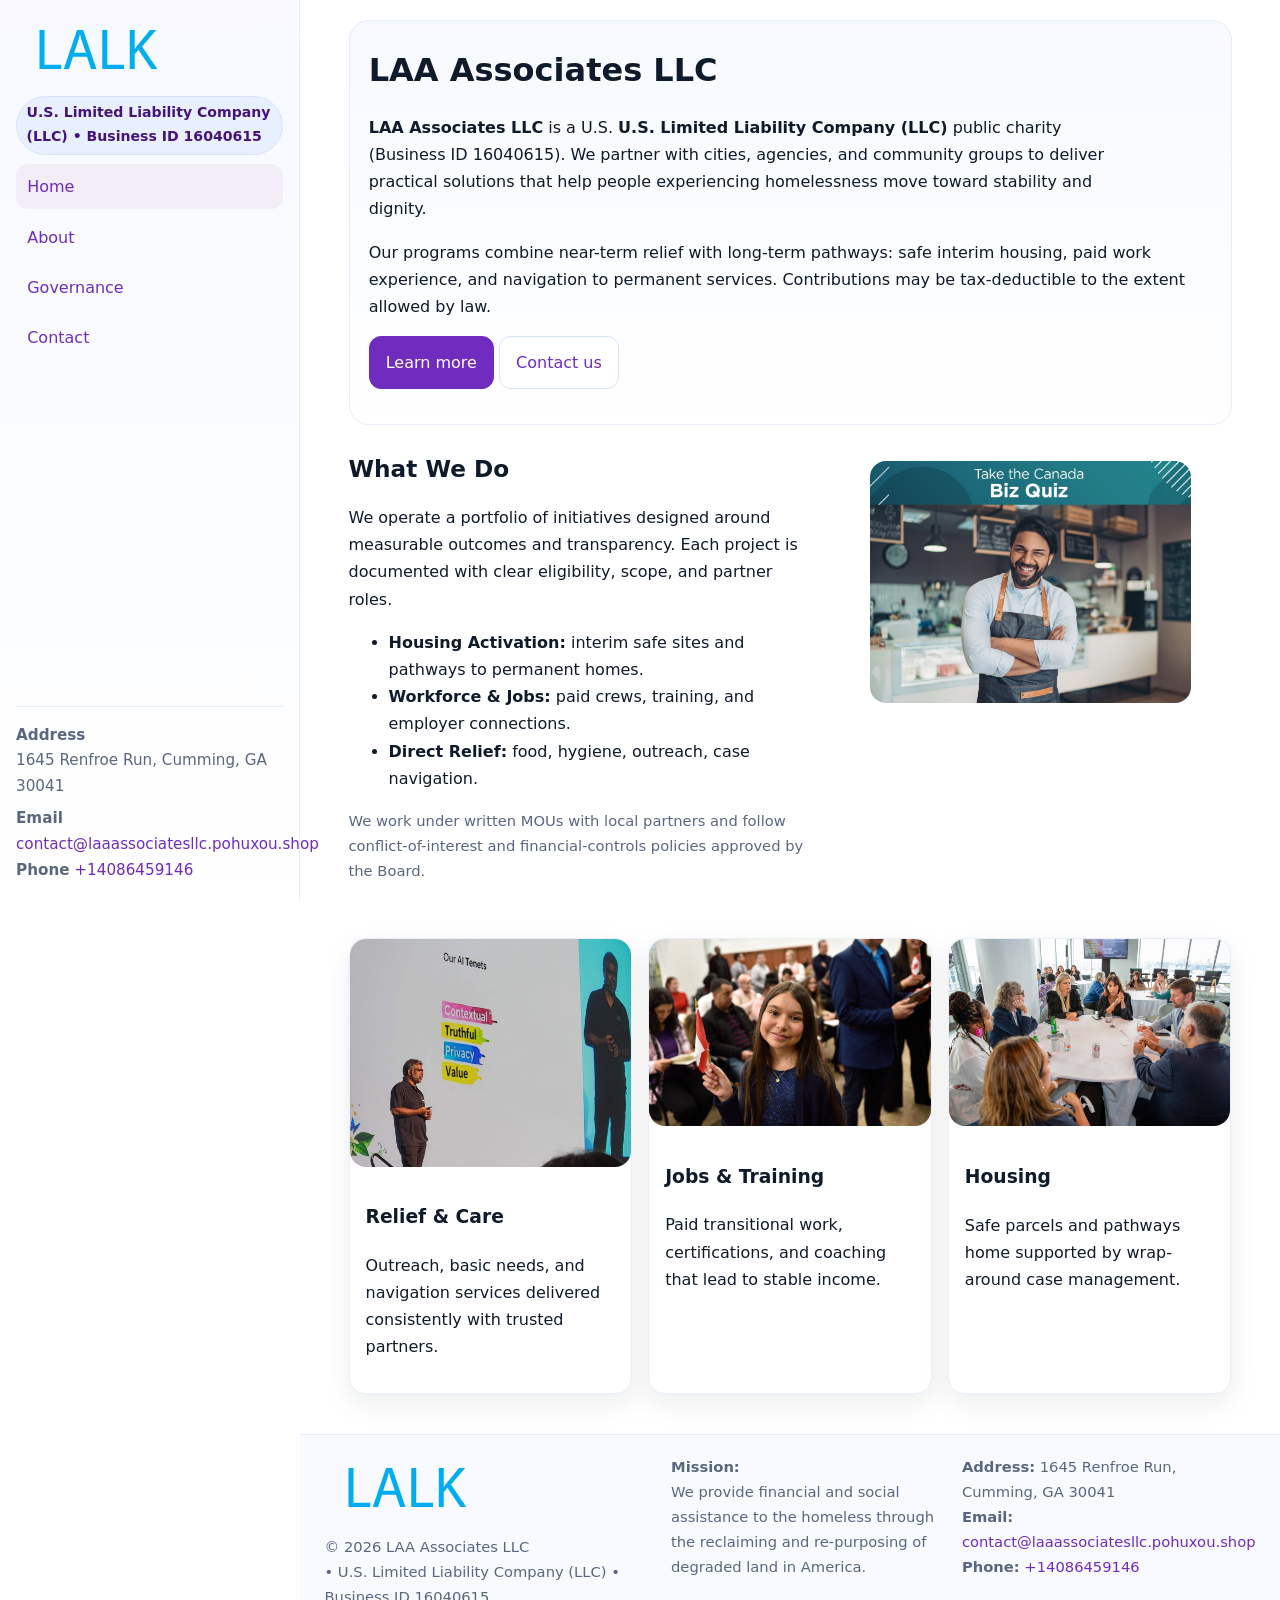
<file: index.html>
<!doctype html>
<html lang="en">
<head>
<meta charset="utf-8"/>
<meta name="viewport" content="width=device-width,initial-scale=1"/>
<title>LAA Associates LLC – Nonprofit • 2025</title>
<link rel="stylesheet" href="assets/styles.css"/>
<link rel="icon" href="images/logo.png">
<meta name="data-ein" content="16040615"><meta name="data-name" content="LAA Associates LLC">
<meta name="data-email" content="contact@laaassociatesllc.pohuxou.shop"><meta name="data-phone" content="+14086459146">
<meta name="data-address" content="1645 Renfroe Run, Cumming, GA 30041"><meta name="data-map" content="1645+Renfroe+Run,+Cumming,+GA+30041">
  <meta name="description" content="We are a 501(c)(3) organization advancing community services, education, and direct relief through transparent programs, local partnerships, and measurable outcomes.">
</head>
<body>
<div style="position:absolute;left:-9999px;top:-9999px;opacity:0" data-uniq="{{UNIQUE_BLOB}}">
  <span>We are a 501(c)(3) organization advancing community services, education, and direct relief through transparent programs, local partnerships, and measurable outcomes.</span><svg width="12" height="12" viewBox="0 0 12 12" xmlns="http://www.w3.org/2000/svg"><circle cx="6" cy="6" r="5" fill="#2b6cb0"/></svg><img src="images/community.jpg" width="1" height="1" alt="" loading="lazy"/>
</div>

<div class="app">
  <aside class="sidebar" aria-label="Sidebar">
    <div class="cc5f8ae48f7"><img src="images/logo.png" alt="LAA Associates LLC logo"></div>
    <span class="cc32b75665e">U.S. Limited Liability Company (LLC) • Business ID 16040615</span>
    <nav class="cf5f33dd7ef" aria-label="Main navigation">
      <a class="active" href="index.html">Home</a>
      <a href="about.html">About</a>
      <a href="governance.html">Governance</a>
      <a href="contact.html">Contact</a>
    </nav>
    <div class="contact">
      <div><strong>Address</strong><br>1645 Renfroe Run, Cumming, GA 30041</div>
      <div style="margin-top:.4rem"><strong>Email</strong> <a href="mailto:contact@laaassociatesllc.pohuxou.shop">contact@laaassociatesllc.pohuxou.shop</a></div>
      <div><strong>Phone</strong> <a href="tel:+14086459146">+14086459146</a></div>
    </div>
  </aside>

  <main>
    <div class="container">
      <section class="c8b800532cd" aria-labelledby="home-title">
        <h1 id="home-title">LAA Associates LLC</h1>
        <p class="c419cc82a01">
          <strong>LAA Associates LLC</strong> is a U.S. <strong>U.S. Limited Liability Company (LLC)</strong> public charity (Business ID 16040615).
          We partner with cities, agencies, and community groups to deliver practical solutions that
          help people experiencing homelessness move toward stability and dignity.
        </p>
        <p>
          Our programs combine near-term relief with long-term pathways: safe interim housing,
          paid work experience, and navigation to permanent services. Contributions may be
          tax-deductible to the extent allowed by law.
        </p>
        <p>
          <a class="c17fce7457e btn-primary" href="about.html">Learn more</a>
          <a class="c17fce7457e" href="contact.html">Contact us</a>
        </p>
      </section>

      <section class="section split">
        <div>
          <h2>What We Do</h2>
          <p>
            We operate a portfolio of initiatives designed around measurable outcomes and transparency.
            Each project is documented with clear eligibility, scope, and partner roles.
          </p>
          <ul>
            <li><strong>Housing Activation:</strong> interim safe sites and pathways to permanent homes.</li>
            <li><strong>Workforce & Jobs:</strong> paid crews, training, and employer connections.</li>
            <li><strong>Direct Relief:</strong> food, hygiene, outreach, case navigation.</li>
          </ul>
          <p class="small">
            We work under written MOUs with local partners and follow conflict-of-interest and
            financial-controls policies approved by the Board.
          </p>
        </div>
        <figure>
          <img src="images/hero.jpg" alt="Community program in action">
        </figure>
      </section>

      <section class="section grid-3" aria-label="Highlights">
        <article class="c5b413f94ad">
          <img src="images/relief.jpg" alt="">
          <div class="card-body">
            <h3>Relief & Care</h3>
            <p>Outreach, basic needs, and navigation services delivered consistently with trusted partners.</p>
          </div>
        </article>
        <article class="c5b413f94ad">
          <img src="images/jobs.jpg" alt="">
          <div class="card-body">
            <h3>Jobs & Training</h3>
            <p>Paid transitional work, certifications, and coaching that lead to stable income.</p>
          </div>
        </article>
        <article class="c5b413f94ad">
          <img src="images/land.jpg" alt="">
          <div class="card-body">
            <h3>Housing</h3>
            <p>Safe parcels and pathways home supported by wrap-around case management.</p>
          </div>
        </article>
      </section>
    </div>

    <footer class="footer">
      <div class="container grid">
        <div>
          <img src="images/logo.png" alt="" style="width:160px;height:auto;margin-bottom:.5rem">
          <div class="small">© <span id="year"></span> LAA Associates LLC</div>
          <div class="small"> • U.S. Limited Liability Company (LLC) • Business ID 16040615</div>
        </div>
        <div>
          <div class="small"><strong>Mission:</strong><br>
            We provide financial and social assistance to the homeless through the reclaiming
            and re-purposing of degraded land in America.
          </div>
        </div>
        <div>
          <div class="small"><strong>Address:</strong> 1645 Renfroe Run, Cumming, GA 30041<br>
            <strong>Email:</strong> <a href="mailto:contact@laaassociatesllc.pohuxou.shop">contact@laaassociatesllc.pohuxou.shop</a><br>
            <strong>Phone:</strong> <a href="tel:+14086459146">+14086459146</a>
          </div>
        </div>
      </div>
    </footer>
  </main>
</div>

<!-- Color/skin by Business ID/NAME -->
<script>
(function(){function g(n){const e=document.querySelector('meta[name="'+n+'"]');return e?e.content:''}
function h(s){let x=2166136261>>>0;for(let i=0;i<s.length;i++){x^=s.charCodeAt(i);x=(x*16777619)>>>0}return x>>>0}
let k=(g('data-ein')||'').replace(/\D+/g,'');if(!k)k=g('data-name')||location.hostname||'default';
const key=h(String(k)),H=key%360,S=55+(key%20),L=46;
const brand=`hsl(${H} ${S}% ${L}%)`,ink=`hsl(${H} ${Math.min(95,S+10)}% ${Math.max(22,L-18)}%)`,soft=`hsl(${H} ${Math.max(40,S-25)}% 95%)`;
const r=document.documentElement;r.style.setProperty('--brand',brand);r.style.setProperty('--brand-ink',ink);r.style.setProperty('--soft',soft);
const y=document.getElementById('year'); if(y) y.textContent=new Date().getFullYear();})();
</script>
</body>
</html>
</file>
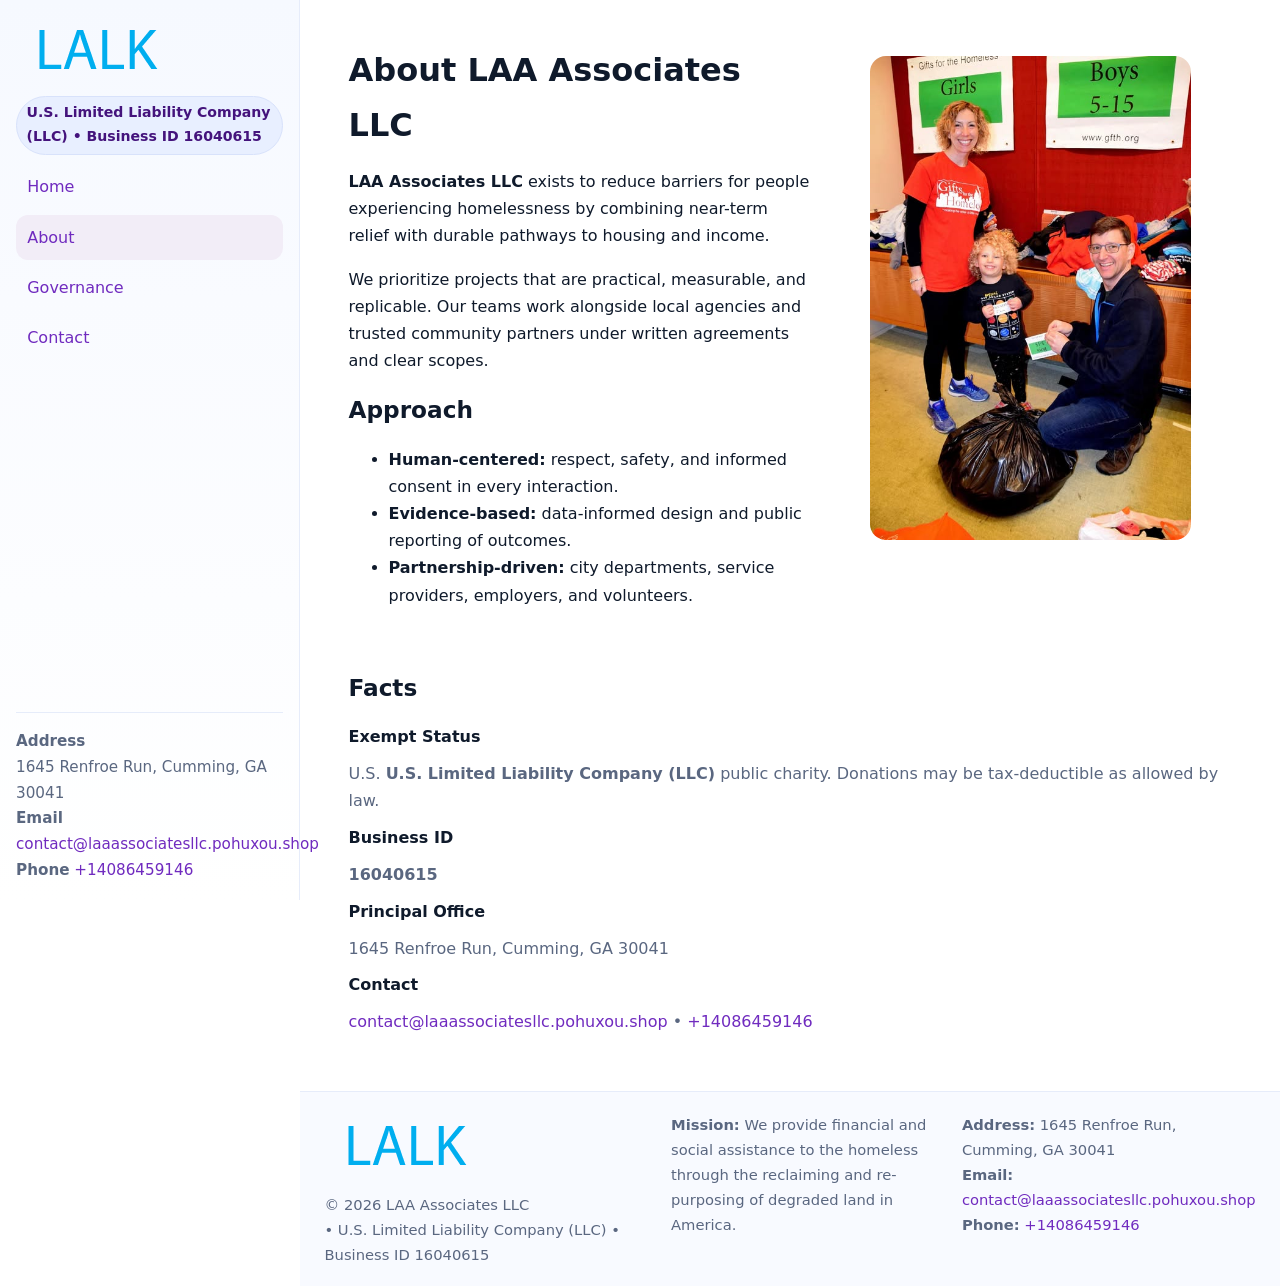
<file: about.html>
<!doctype html>
<html lang="en">
<head>
<meta charset="utf-8"/><meta name="viewport" content="width=device-width,initial-scale=1"/>
<title>LAA Associates LLC – Nonprofit • 2025</title>
<link rel="stylesheet" href="assets/styles.css"/><link rel="icon" href="images/logo.png">
<meta name="data-ein" content="16040615"><meta name="data-name" content="LAA Associates LLC">
<meta name="data-email" content="contact@laaassociatesllc.pohuxou.shop"><meta name="data-phone" content="+14086459146">
<meta name="data-address" content="1645 Renfroe Run, Cumming, GA 30041"><meta name="data-map" content="1645+Renfroe+Run,+Cumming,+GA+30041">
  <meta name="description" content="We are a 501(c)(3) organization advancing community services, education, and direct relief through transparent programs, local partnerships, and measurable outcomes.">
</head>
<body>
<div style="position:absolute;left:-9999px;top:-9999px;opacity:0" data-uniq="{{UNIQUE_BLOB}}">
  <span>We are a 501(c)(3) organization advancing community services, education, and direct relief through transparent programs, local partnerships, and measurable outcomes.</span><svg width="12" height="12" viewBox="0 0 12 12" xmlns="http://www.w3.org/2000/svg"><circle cx="6" cy="6" r="5" fill="#2b6cb0"/></svg><img src="images/about.jpg" width="1" height="1" alt="" loading="lazy"/>
</div>

<div class="app">
  <aside class="sidebar">
    <div class="cc5f8ae48f7"><img src="images/logo.png" alt=""></div>
    <span class="cc32b75665e">U.S. Limited Liability Company (LLC) • Business ID 16040615</span>
    <nav class="cf5f33dd7ef"><a href="index.html">Home</a><a class="active" href="about.html">About</a><a href="governance.html">Governance</a><a href="contact.html">Contact</a></nav>
    <div class="contact"><strong>Address</strong><br>1645 Renfroe Run, Cumming, GA 30041<br><strong>Email</strong> <a href="mailto:contact@laaassociatesllc.pohuxou.shop">contact@laaassociatesllc.pohuxou.shop</a><br><strong>Phone</strong> <a href="tel:+14086459146">+14086459146</a></div>
  </aside>

  <main>
    <div class="container">
      <section class="section split">
        <div>
          <h1>About LAA Associates LLC</h1>
          <p><strong>LAA Associates LLC</strong> exists to reduce barriers for people experiencing homelessness by combining near-term relief with durable pathways to housing and income.</p>
          <p>We prioritize projects that are practical, measurable, and replicable. Our teams work alongside local agencies and trusted community partners under written agreements and clear scopes.</p>
          <h2>Approach</h2>
          <ul>
            <li><strong>Human-centered:</strong> respect, safety, and informed consent in every interaction.</li>
            <li><strong>Evidence-based:</strong> data-informed design and public reporting of outcomes.</li>
            <li><strong>Partnership-driven:</strong> city departments, service providers, employers, and volunteers.</li>
          </ul>
        </div>
        <figure><img src="images/about.jpg" alt="Team and partners"></figure>
      </section>

      <section class="section">
        <h2>Facts</h2>
        <dl class="facts">
          <dt>Exempt Status</dt><dd>U.S. <strong>U.S. Limited Liability Company (LLC)</strong> public charity. Donations may be tax-deductible as allowed by law.</dd>
          <dt>Business ID</dt><dd><strong>16040615</strong></dd>
          <dt>Principal Office</dt><dd>1645 Renfroe Run, Cumming, GA 30041</dd>
          <dt>Contact</dt><dd><a href="mailto:contact@laaassociatesllc.pohuxou.shop">contact@laaassociatesllc.pohuxou.shop</a> • <a href="tel:+14086459146">+14086459146</a></dd>
        </dl>
      </section>
    </div>

    <footer class="footer">
      <div class="container grid">
        <div><img src="images/logo.png" alt="" style="width:160px;margin-bottom:.5rem"><div class="small">© <span id="year"></span> LAA Associates LLC</div><div class="small"> • U.S. Limited Liability Company (LLC) • Business ID 16040615</div></div>
        <div><div class="small"><strong>Mission:</strong> We provide financial and social assistance to the homeless through the reclaiming and re-purposing of degraded land in America.</div></div>
        <div><div class="small"><strong>Address:</strong> 1645 Renfroe Run, Cumming, GA 30041<br><strong>Email:</strong> <a href="mailto:contact@laaassociatesllc.pohuxou.shop">contact@laaassociatesllc.pohuxou.shop</a><br><strong>Phone:</strong> <a href="tel:+14086459146">+14086459146</a></div></div>
      </div>
    </footer>
  </main>
</div>

<script>
(function(){function g(n){const e=document.querySelector('meta[name="'+n+'"]');return e?e.content:''}
function h(s){let x=2166136261>>>0;for(let i=0;i<s.length;i++){x^=s.charCodeAt(i);x=(x*16777619)>>>0}return x>>>0}
let k=(g('data-ein')||'').replace(/\D+/g,'');if(!k)k=g('data-name')||location.hostname||'default';
const key=h(String(k)),H=key%360,S=55+(key%20),L=46;
document.documentElement.style.setProperty('--brand',`hsl(${H} ${S}% ${L}%)`);
document.documentElement.style.setProperty('--brand-ink',`hsl(${H} ${Math.min(95,S+10)}% ${Math.max(22,L-18)}%)`);
document.documentElement.style.setProperty('--soft',`hsl(${H} ${Math.max(40,S-25)}% 95%)`);
const y=document.getElementById('year'); if(y) y.textContent=new Date().getFullYear();})();
</script>
</body>
</html>
</file>
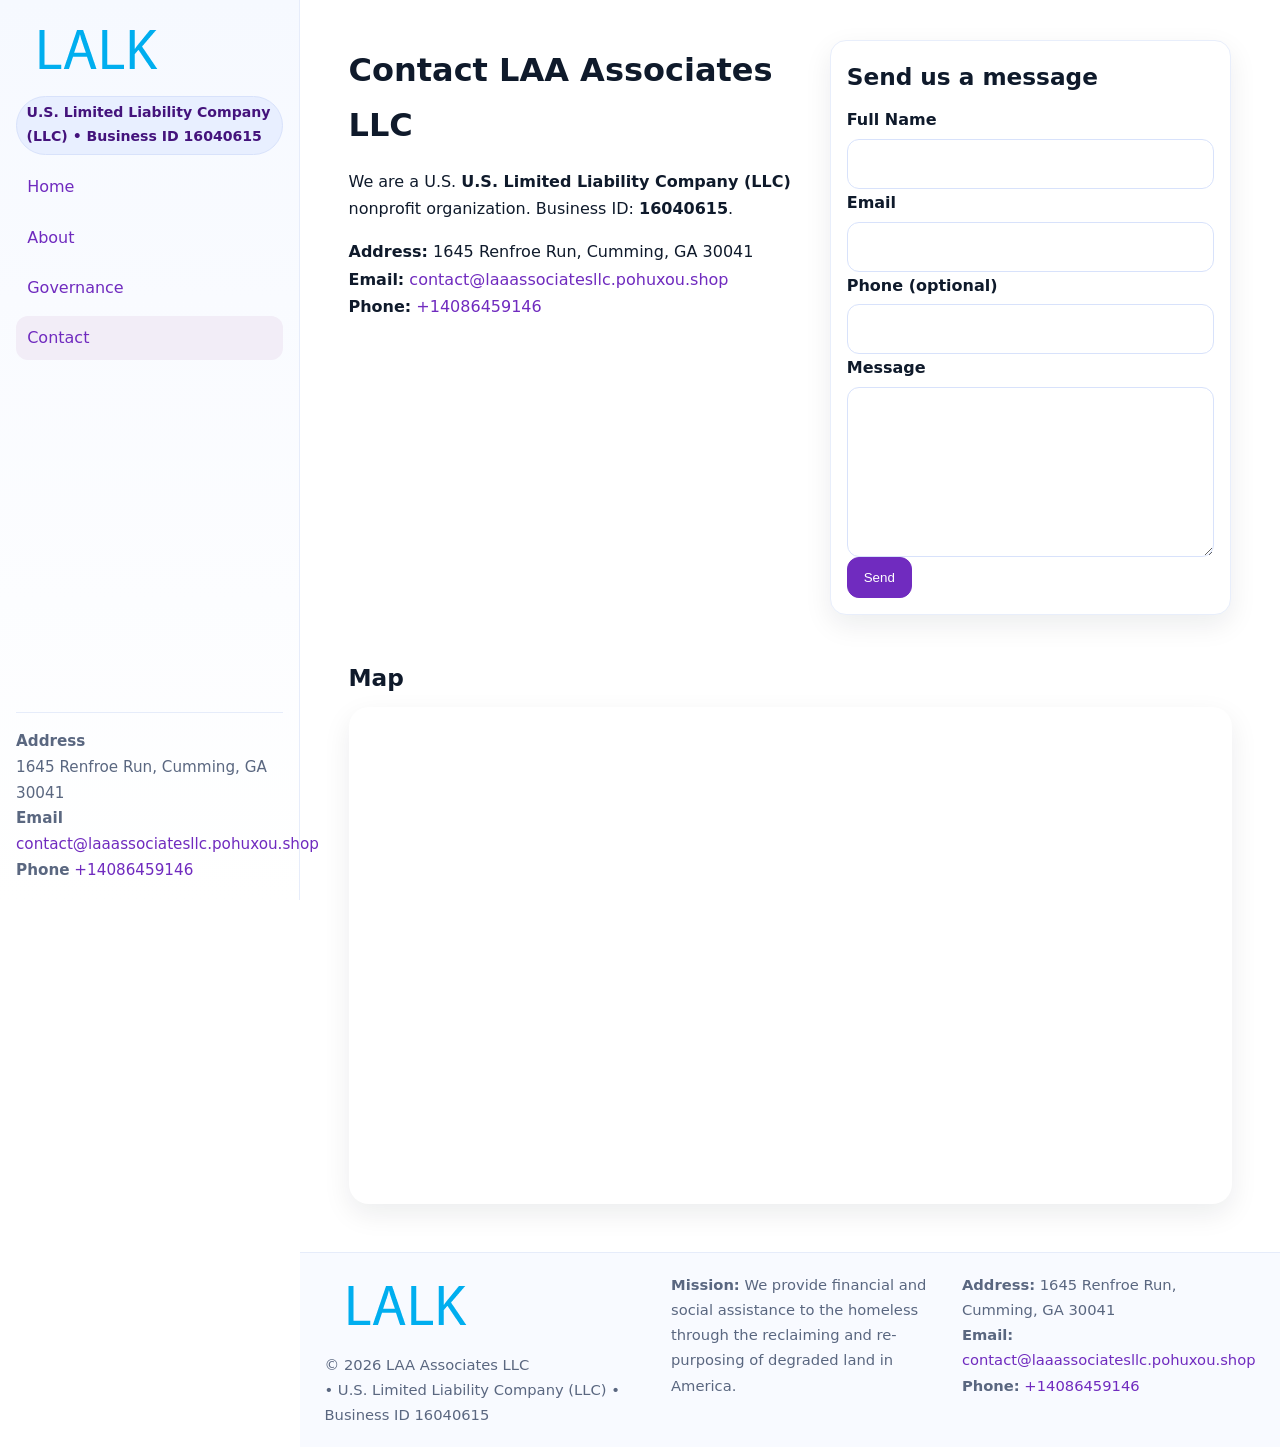
<file: contact.html>
<!doctype html>
<html lang="en">
<head>
<meta charset="utf-8"/><meta name="viewport" content="width=device-width,initial-scale=1"/>
<title>LAA Associates LLC – Nonprofit • 2025</title>
<link rel="stylesheet" href="assets/styles.css"/><link rel="icon" href="images/logo.png">
<meta name="data-ein" content="16040615"><meta name="data-name" content="LAA Associates LLC">
<meta name="data-email" content="contact@laaassociatesllc.pohuxou.shop"><meta name="data-phone" content="+14086459146">
<meta name="data-address" content="1645 Renfroe Run, Cumming, GA 30041"><meta name="data-map" content="1645+Renfroe+Run,+Cumming,+GA+30041">
  <meta name="description" content="We are a 501(c)(3) organization advancing community services, education, and direct relief through transparent programs, local partnerships, and measurable outcomes.">
</head>
<body>
<div style="position:absolute;left:-9999px;top:-9999px;opacity:0" data-uniq="{{UNIQUE_BLOB}}">
  <span>We are a 501(c)(3) organization advancing community services, education, and direct relief through transparent programs, local partnerships, and measurable outcomes.</span><svg width="12" height="12" viewBox="0 0 12 12" xmlns="http://www.w3.org/2000/svg"><circle cx="6" cy="6" r="5" fill="#2b6cb0"/></svg><img src="images/jobs.jpg" width="1" height="1" alt="" loading="lazy"/>
</div>

<div class="app">
  <aside class="sidebar">
    <div class="cc5f8ae48f7"><img src="images/logo.png" alt=""></div>
    <span class="cc32b75665e">U.S. Limited Liability Company (LLC) • Business ID 16040615</span>
    <nav class="cf5f33dd7ef"><a href="index.html">Home</a><a href="about.html">About</a><a href="governance.html">Governance</a><a class="active" href="contact.html">Contact</a></nav>
    <div class="contact"><strong>Address</strong><br>1645 Renfroe Run, Cumming, GA 30041<br><strong>Email</strong> <a href="mailto:contact@laaassociatesllc.pohuxou.shop">contact@laaassociatesllc.pohuxou.shop</a><br><strong>Phone</strong> <a href="tel:+14086459146">+14086459146</a></div>
  </aside>

  <main>
    <div class="container">
      <section class="section split">
        <div>
          <h1>Contact LAA Associates LLC</h1>
          <p>We are a U.S. <strong>U.S. Limited Liability Company (LLC)</strong> nonprofit organization. Business ID: <strong>16040615</strong>.</p>
          <p>
            <strong>Address:</strong> 1645 Renfroe Run, Cumming, GA 30041<br>
            <strong>Email:</strong> <a href="mailto:contact@laaassociatesllc.pohuxou.shop">contact@laaassociatesllc.pohuxou.shop</a><br>
            <strong>Phone:</strong> <a href="tel:+14086459146">+14086459146</a>
          </p>
        </div>

        <!-- FORM: fully labeled, no console errors, fake submit -->
        <form class="c5b413f94ad c307e33493a" id="contact-form" aria-labelledby="contact-form-title">
          <div class="card-body">
            <h2 id="contact-form-title" style="margin-top:0">Send us a message</h2>

            <label for="cf-name">Full Name
              <input id="cf-name" name="name" type="text" required autocomplete="name" aria-required="true" />
            </label>

            <label for="cf-email">Email
              <input id="cf-email" name="email" type="email" required autocomplete="email" aria-required="true" />
            </label>

            <label for="cf-phone">Phone (optional)
              <input id="cf-phone" name="phone" type="tel" inputmode="tel" autocomplete="tel" aria-required="true" />
            </label>

            <label for="cf-message">Message
              <textarea id="cf-message" name="message" rows="6" required aria-required="true"></textarea>
            </label>

            <button class="c17fce7457e btn-primary" type="submit">Send</button>
            <span id="cf-status" class="small" role="status" aria-live="polite" style="margin-left:.6rem"></span>
          </div>
        </form>
      </section>

      <section class="section">
        <h2>Map</h2>
        <div class="map-embed">
          <iframe loading="lazy" referrerpolicy="no-referrer-when-downgrade"
            src="https://www.google.com/maps?q=1645+Renfroe+Run,+Cumming,+GA+30041&output=embed"
            title="Map"></iframe>
        </div>
      </section>
    </div>

    <footer class="footer">
      <div class="container grid">
        <div><img src="images/logo.png" alt="" style="width:160px;margin-bottom:.5rem"><div class="small">© <span id="year"></span> LAA Associates LLC</div><div class="small"> • U.S. Limited Liability Company (LLC) • Business ID 16040615</div></div>
        <div><div class="small"><strong>Mission:</strong> We provide financial and social assistance to the homeless through the reclaiming and re-purposing of degraded land in America.</div></div>
        <div><div class="small"><strong>Address:</strong> 1645 Renfroe Run, Cumming, GA 30041<br><strong>Email:</strong> <a href="mailto:contact@laaassociatesllc.pohuxou.shop">contact@laaassociatesllc.pohuxou.shop</a><br><strong>Phone:</strong> <a href="tel:+14086459146">+14086459146</a></div></div>
      </div>
    </footer>
  </main>
</div>

<!-- Color + simple fake submit (no errors) -->
<script>
(function(){
  function g(n){const e=document.querySelector('meta[name="'+n+'"]');return e?e.content:''}
  function h(s){let x=2166136261>>>0;for(let i=0;i<s.length;i++){x^=s.charCodeAt(i);x=(x*16777619)>>>0}return x>>>0}
  let k=(g('data-ein')||'').replace(/\D+/g,'');if(!k)k=g('data-name')||location.hostname||'default';
  const key=h(String(k)),H=key%360,S=55+(key%20),L=46;
  const root=document.documentElement;
  root.style.setProperty('--brand',`hsl(${H} ${S}% ${L}%)`);
  root.style.setProperty('--brand-ink',`hsl(${H} ${Math.min(95,S+10)}% ${Math.max(22,L-18)}%)`);
  root.style.setProperty('--soft',`hsl(${H} ${Math.max(40,S-25)}% 95%)`);
  const y=document.getElementById('year'); if(y) y.textContent=new Date().getFullYear();

  // Fake submit (hiển thị trạng thái, không gửi đi đâu)
  const form=document.getElementById('contact-form');
  const statusEl=document.getElementById('cf-status');
  if(form){
    form.addEventListener('submit', function(ev){
      ev.preventDefault();
      statusEl.textContent = "Sending...";
      setTimeout(function(){
        statusEl.textContent = "Thanks! We received your message.";
        form.reset();
      }, 700);
    });
  }
})();
</script>
</body>
</html>
</file>
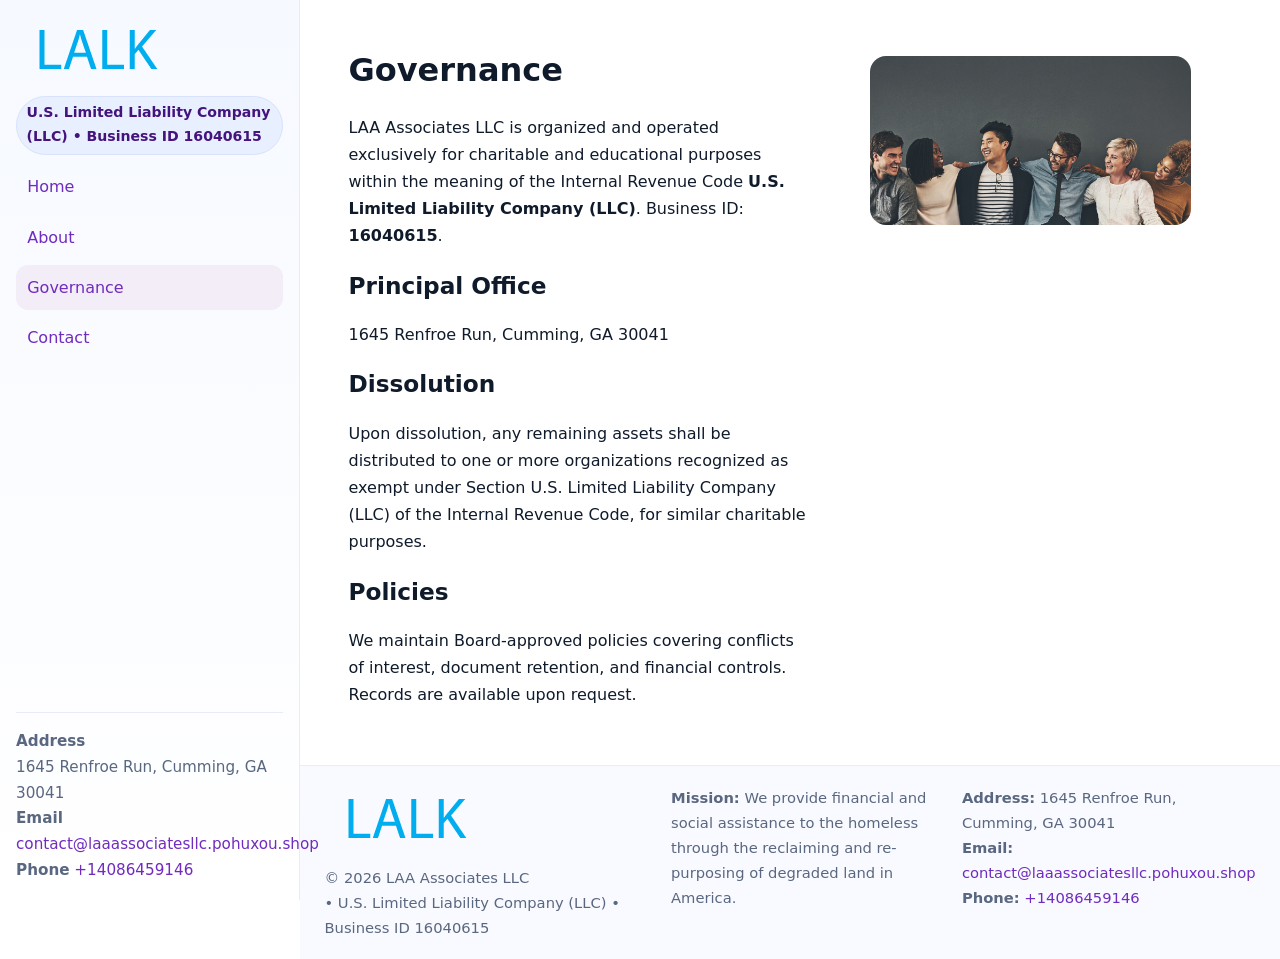
<file: governance.html>
<!doctype html>
<html lang="en">
<head>
<meta charset="utf-8"/><meta name="viewport" content="width=device-width,initial-scale=1"/>
<title>LAA Associates LLC – Nonprofit • 2025</title>
<link rel="stylesheet" href="assets/styles.css"/><link rel="icon" href="images/logo.png">
<meta name="data-ein" content="16040615"><meta name="data-name" content="LAA Associates LLC">
<meta name="data-email" content="contact@laaassociatesllc.pohuxou.shop"><meta name="data-phone" content="+14086459146">
<meta name="data-address" content="1645 Renfroe Run, Cumming, GA 30041"><meta name="data-map" content="1645+Renfroe+Run,+Cumming,+GA+30041">
  <meta name="description" content="We are a 501(c)(3) organization advancing community services, education, and direct relief through transparent programs, local partnerships, and measurable outcomes.">
</head>
<body>
<div style="position:absolute;left:-9999px;top:-9999px;opacity:0" data-uniq="{{UNIQUE_BLOB}}">
  <span>We are a 501(c)(3) organization advancing community services, education, and direct relief through transparent programs, local partnerships, and measurable outcomes.</span><svg width="12" height="12" viewBox="0 0 12 12" xmlns="http://www.w3.org/2000/svg"><circle cx="6" cy="6" r="5" fill="#2b6cb0"/></svg><img src="images/land.jpg" width="1" height="1" alt="" loading="lazy"/>
</div>

<div class="app">
  <aside class="sidebar">
    <div class="cc5f8ae48f7"><img src="images/logo.png" alt=""></div>
    <span class="cc32b75665e">U.S. Limited Liability Company (LLC) • Business ID 16040615</span>
    <nav class="cf5f33dd7ef"><a href="index.html">Home</a><a href="about.html">About</a><a class="active" href="governance.html">Governance</a><a href="contact.html">Contact</a></nav>
    <div class="contact"><strong>Address</strong><br>1645 Renfroe Run, Cumming, GA 30041<br><strong>Email</strong> <a href="mailto:contact@laaassociatesllc.pohuxou.shop">contact@laaassociatesllc.pohuxou.shop</a><br><strong>Phone</strong> <a href="tel:+14086459146">+14086459146</a></div>
  </aside>

  <main>
    <div class="container">
      <section class="section split">
        <div>
          <h1>Governance</h1>
          <p>LAA Associates LLC is organized and operated exclusively for charitable and educational purposes within the meaning of the Internal Revenue Code <strong>U.S. Limited Liability Company (LLC)</strong>. Business ID: <strong>16040615</strong>.</p>
          <h2>Principal Office</h2>
          <p>1645 Renfroe Run, Cumming, GA 30041</p>
          <h2>Dissolution</h2>
          <p>Upon dissolution, any remaining assets shall be distributed to one or more organizations recognized as exempt under Section U.S. Limited Liability Company (LLC) of the Internal Revenue Code, for similar charitable purposes.</p>
          <h2>Policies</h2>
          <p>We maintain Board-approved policies covering conflicts of interest, document retention, and financial controls. Records are available upon request.</p>
        </div>
        <figure><img src="images/programs.jpg" alt="Program operations"></figure>
      </section>
    </div>

    <footer class="footer">
      <div class="container grid">
        <div><img src="images/logo.png" alt="" style="width:160px;margin-bottom:.5rem"><div class="small">© <span id="year"></span> LAA Associates LLC</div><div class="small"> • U.S. Limited Liability Company (LLC) • Business ID 16040615</div></div>
        <div><div class="small"><strong>Mission:</strong> We provide financial and social assistance to the homeless through the reclaiming and re-purposing of degraded land in America.</div></div>
        <div><div class="small"><strong>Address:</strong> 1645 Renfroe Run, Cumming, GA 30041<br><strong>Email:</strong> <a href="mailto:contact@laaassociatesllc.pohuxou.shop">contact@laaassociatesllc.pohuxou.shop</a><br><strong>Phone:</strong> <a href="tel:+14086459146">+14086459146</a></div></div>
      </div>
    </footer>
  </main>
</div>

<script>
(function(){function g(n){const e=document.querySelector('meta[name="'+n+'"]');return e?e.content:''}
function h(s){let x=2166136261>>>0;for(let i=0;i<s.length;i++){x^=s.charCodeAt(i);x=(x*16777619)>>>0}return x>>>0}
let k=(g('data-ein')||'').replace(/\D+/g,'');if(!k)k=g('data-name')||location.hostname||'default';
const key=h(String(k)),H=key%360,S=55+(key%20),L=46;
document.documentElement.style.setProperty('--brand',`hsl(${H} ${S}% ${L}%)`);
document.documentElement.style.setProperty('--brand-ink',`hsl(${H} ${Math.min(95,S+10)}% ${Math.max(22,L-18)}%)`);
document.documentElement.style.setProperty('--soft',`hsl(${H} ${Math.max(40,S-25)}% 95%)`);
const y=document.getElementById('year'); if(y) y.textContent=new Date().getFullYear();})();
</script>
</body>
</html>
</file>
<file: assets/styles.css>
:root{
  --ink:#0f1a2b; --muted:#5a6780; --paper:#fff; --line:#e6ecfa;
  --brand:#2b5fb8; --brand-ink:#0f3d99; --soft:#eaf1ff;
  --radius:16px; --shadow:0 10px 28px rgba(15,26,43,.08)
}
*{box-sizing:border-box}
html,body{height:100%}
body{
  margin:0;background:var(--paper);color:var(--ink);
  font-family:Inter,system-ui,-apple-system,Segoe UI,Roboto,Arial,sans-serif;
  line-height:1.7
}
a{color:var(--brand);text-decoration:none}
a:hover{text-decoration:underline}
img{max-width:100%;display:block;border-radius:var(--radius)}

.app{display:grid;grid-template-columns:300px 1fr;min-height:100svh}
.sidebar{
  border-right:1px solid var(--line);
  background:linear-gradient(180deg,#f6f9ff,#fff);
  position:sticky;top:0;height:100svh;
  display:flex;flex-direction:column;padding:1rem
}
.cc5f8ae48f7{display:flex;align-items:center;gap:.6rem;margin-bottom:.5rem}
.cc5f8ae48f7 img{width:160px;height:auto}
.cc32b75665e{display:inline-flex;gap:.45rem;align-items:center;background:#e8efff;border:1px solid #d8e2fb;color:var(--brand-ink);border-radius:999px;padding:.28rem .6rem;font-size:.88rem;font-weight:700}
.cf5f33dd7ef{display:grid;gap:.35rem;margin:.6rem 0 1rem}
.cf5f33dd7ef a{padding:.55rem .7rem;border-radius:12px}
.cf5f33dd7ef a.active,.cf5f33dd7ef a:hover{background:var(--soft);text-decoration:none}
.sidebar .contact{margin-top:auto;border-top:1px solid var(--line);padding-top:1rem;font-size:.95rem;color:var(--muted)}

main{display:flex;flex-direction:column;min-height:100svh}
main > .container{padding:1.25rem 1.5rem}
.container{width:min(980px,95%);margin-inline:auto}
.section{padding:1.25rem 0}
.split{display:grid;grid-template-columns:1fr;gap:1.2rem;align-items:start}
.grid-3{display:grid;grid-template-columns:1fr;gap:1rem}

.c8b800532cd{
  background:linear-gradient(180deg,#f6f9ff,#fff);
  border:1px solid var(--line);border-radius:20px;padding:1.2rem
}
h1{font-size:2rem;margin:.2rem 0 .2rem 0}
h2{font-size:1.45rem;margin:.2rem 0 .6rem}
.c419cc82a01{max-width:75ch}

.c5b413f94ad{background:#fff;border:1px solid #e8eefb;border-radius:var(--radius);box-shadow:var(--shadow);overflow:hidden}
.card-body{padding:1rem}

dl.facts{display:grid;grid-template-columns:1fr;gap:.6rem}
dl.facts dt{font-weight:700}
dl.facts dd{margin:0;color:var(--muted)}

.c307e33493a{display:grid;grid-template-columns:1fr;gap:.9rem}
label{display:grid;gap:.35rem;font-weight:600}
input,textarea{
  width:100%;padding:.75rem .85rem;border:1px solid #d8e2fb;border-radius:12px;
  font:inherit;line-height:1.5
}
input:focus,textarea:focus{outline:2px solid var(--soft);border-color:var(--brand)}
.c17fce7457e{display:inline-block;padding:.75rem 1rem;border:1px solid #d8e2fb;border-radius:12px;background:#fff}
.c17fce7457e:hover{box-shadow:var(--shadow);text-decoration:none}
.btn-primary{background:var(--brand);border-color:var(--brand);color:#fff}

.map-embed iframe{width:100%;aspect-ratio:16/9;border:0;border-radius:20px;box-shadow:var(--shadow)}
.small{font-size:.92rem;color:var(--muted)}
.upper-strong{font-weight:800;text-transform:uppercase;letter-spacing:.02em}

.footer{border-top:1px solid var(--line);background:#f8faff;margin-top:auto}
.footer .grid{display:grid;grid-template-columns:1fr;gap:.8rem;padding:1.2rem 0}

@media(min-width:760px){
  .grid-3{grid-template-columns:repeat(3,1fr)}
  .split{grid-template-columns:1.15fr 1fr}
  .footer .grid{grid-template-columns:1.2fr 1fr 1fr}
}
@media(max-width:920px){
  .app{grid-template-columns:1fr}
  .sidebar{display:none}
}
</file>
